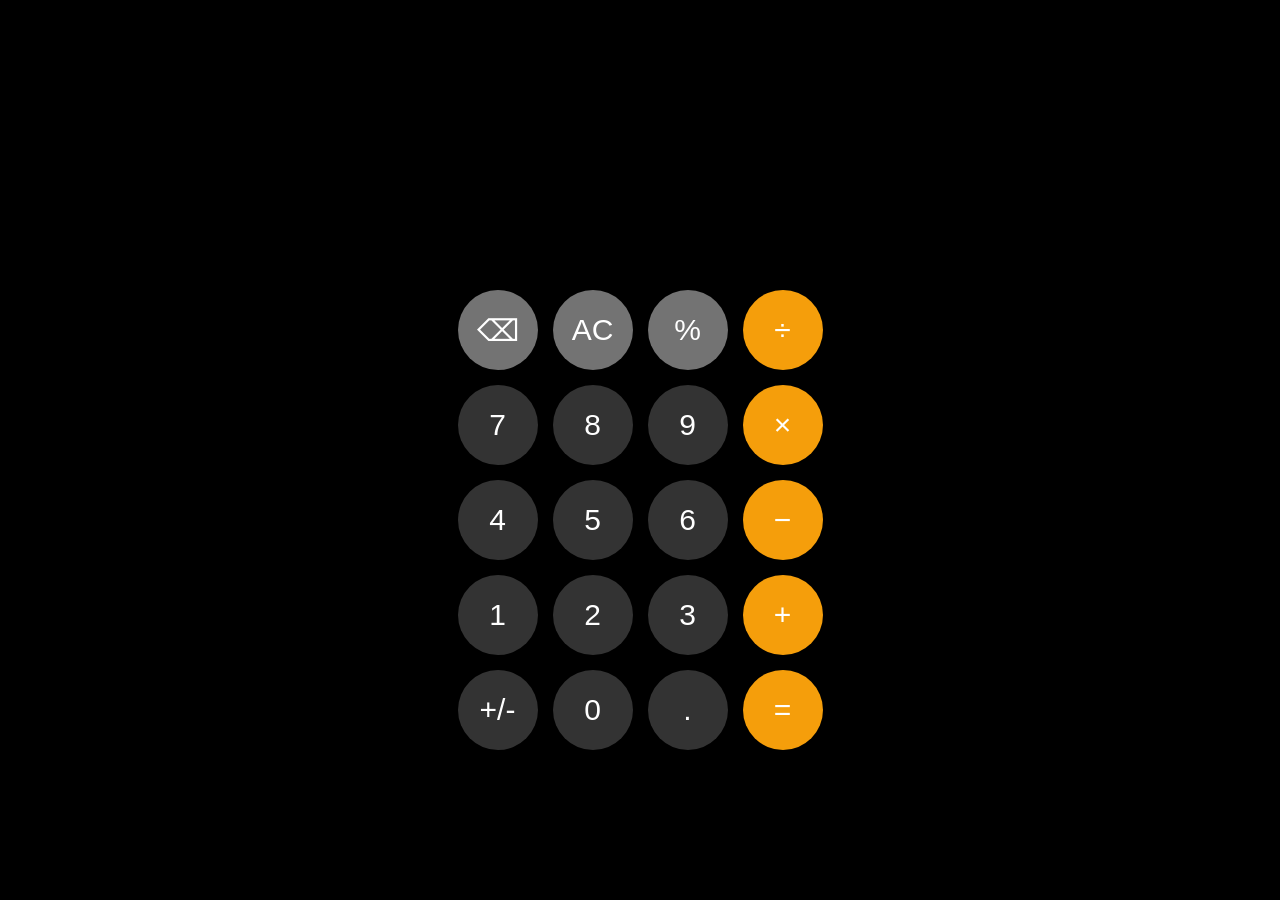
<file: Calculator/index.html>
<!DOCTYPE html>
<html lang="en">

<head>

  <meta charset="UTF-8">

  <meta name="viewport" content="width=device-width, initial-scale=1.0">

  <title>Modern Calculator</title>

  <link rel="stylesheet" href="style.css">

</head>

<body>

  <div class="calculator">

    <input type="text" id="display" readonly>

    <div class="buttons">

      <button class="top-btn" onclick="deleteLast()">⌫</button>

      <button class="top-btn" onclick="clearDisplay()">AC</button>

      <button class="top-btn" onclick="appendValue('%')">%</button>

      <button class="operator" onclick="appendValue('/')">÷</button>

      <button onclick="appendValue('7')">7</button>

      <button onclick="appendValue('8')">8</button>

      <button onclick="appendValue('9')">9</button>

      <button class="operator" onclick="appendValue('*')">×</button>

      <button onclick="appendValue('4')">4</button>

      <button onclick="appendValue('5')">5</button>

      <button onclick="appendValue('6')">6</button>

      <button class="operator" onclick="appendValue('-')">−</button>

      <button onclick="appendValue('1')">1</button>

      <button onclick="appendValue('2')">2</button>

      <button onclick="appendValue('3')">3</button>

      <button class="operator" onclick="appendValue('+')">+</button>

     <button onclick="toggleSign()">+/-</button>

<button onclick="appendValue('0')">0</button>

<button onclick="appendValue('.')">.</button>

<button class="operator equal" onclick="calculate()">=</button>

    </div>

  </div>

  <script src="script.js"></script>

</body>

</html>
</file>
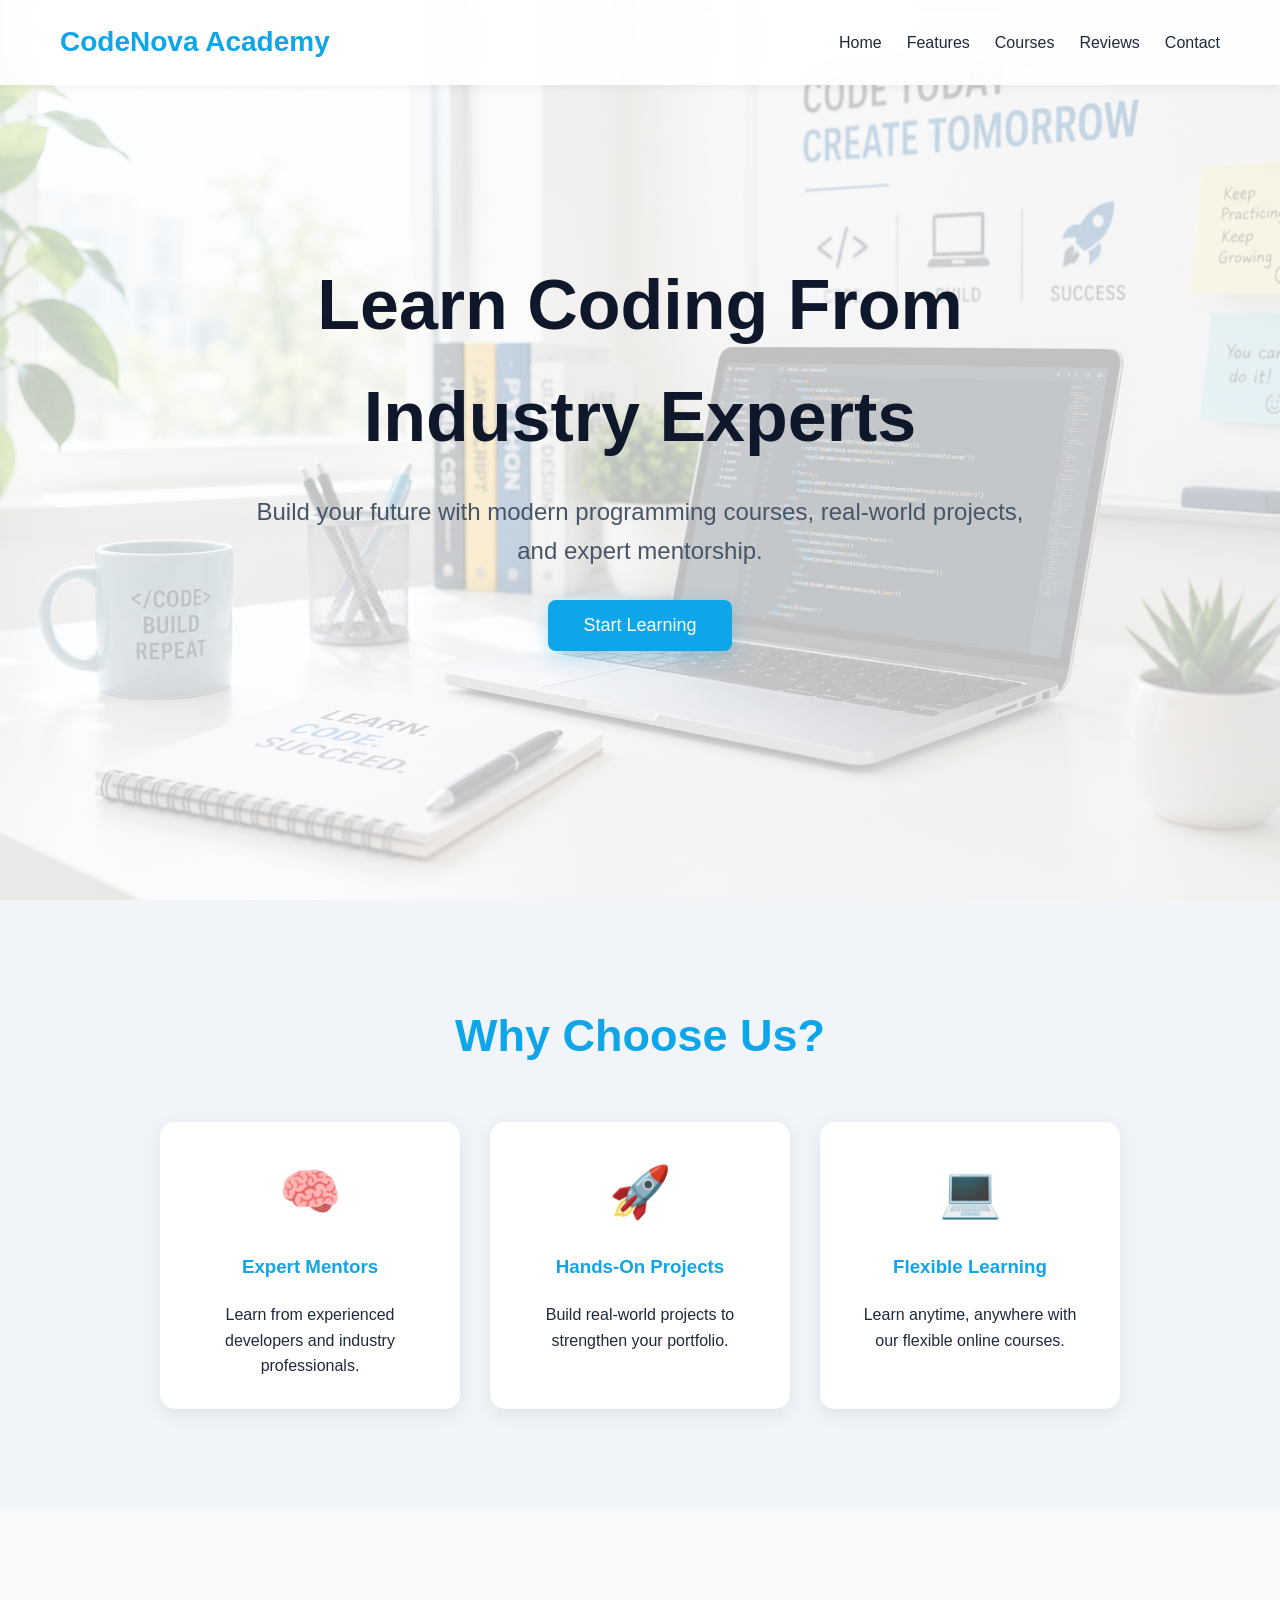
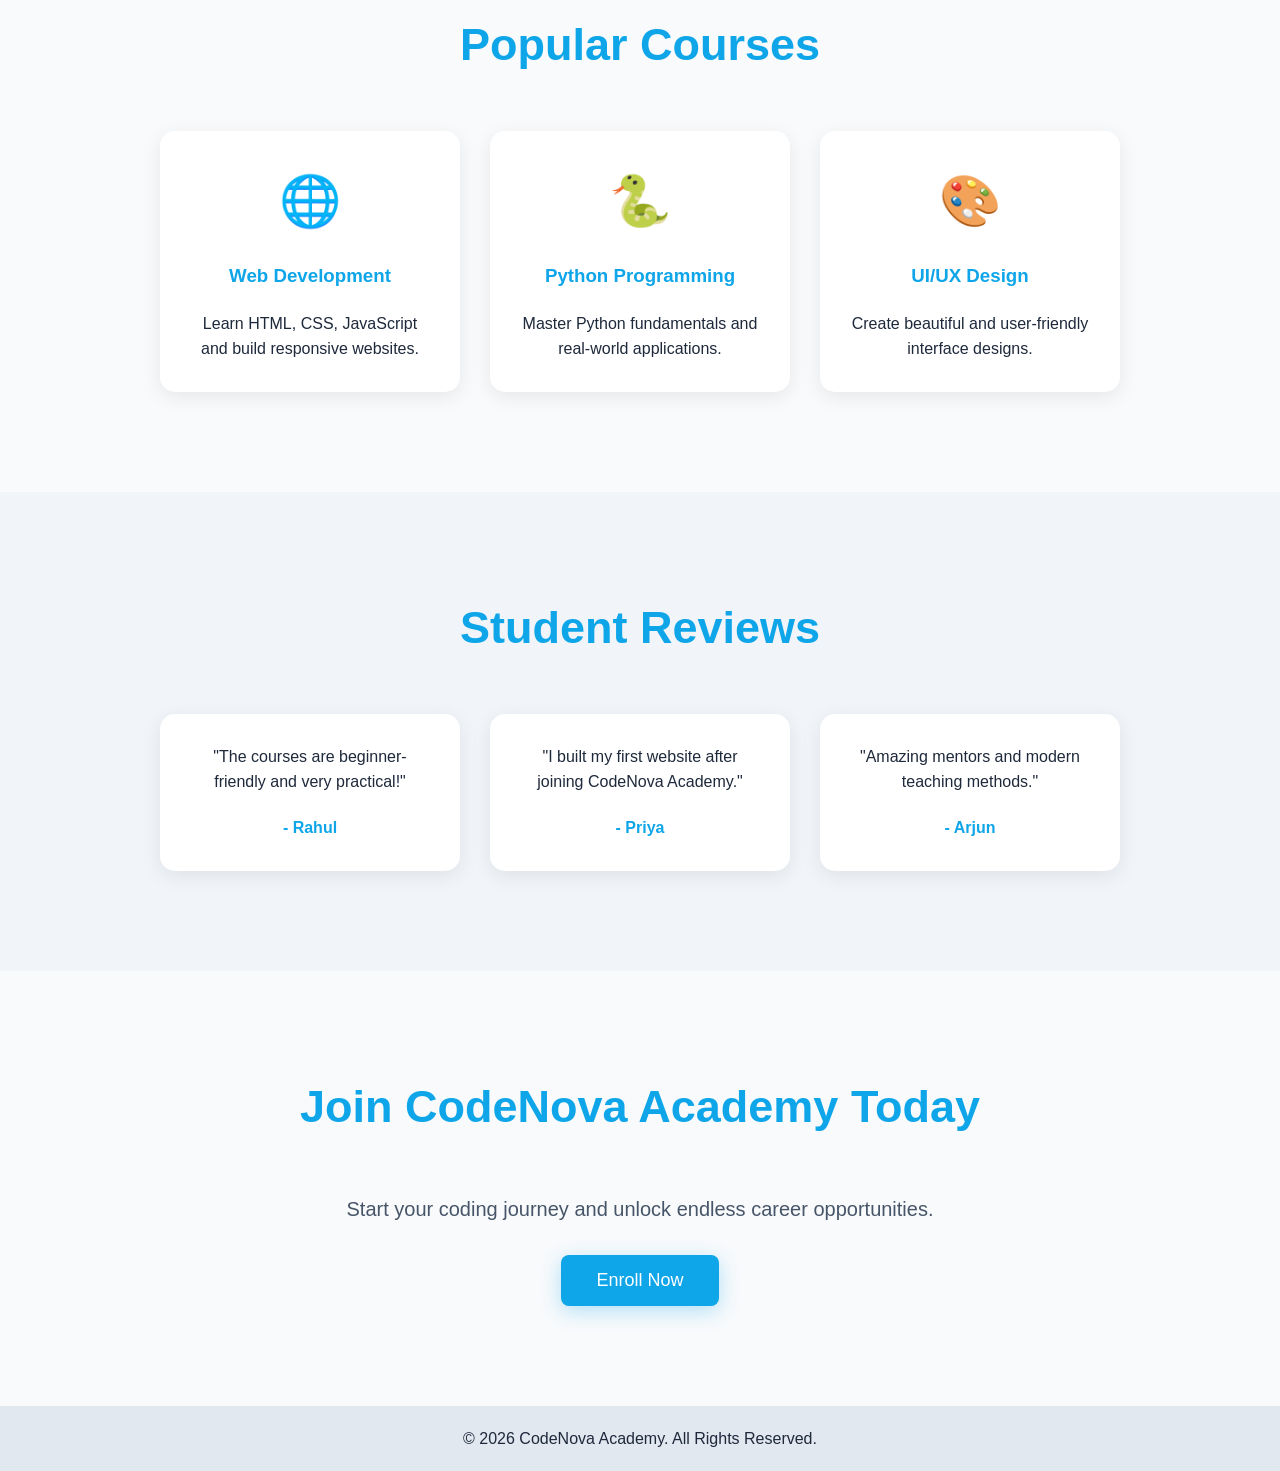
<file: Landing-Page/index.html>
<!DOCTYPE html>
<html lang="en">

<head>

  <meta charset="UTF-8">

  <meta name="viewport" content="width=device-width, initial-scale=1.0">

  <title>CodeNova Academy</title>

  <link rel="stylesheet" href="style.css">

</head>

<body>

  <!-- Navbar -->

  <header>

    <nav>

      <h1 class="logo">CodeNova Academy</h1>

      <ul>

        <li><a href="#">Home</a></li>
        <li><a href="#features">Features</a></li>
        <li><a href="#courses">Courses</a></li>
        <li><a href="#testimonials">Reviews</a></li>
        <li><a href="#contact">Contact</a></li>

      </ul>

    </nav>

  </header>

  <!-- Hero Section -->

  <section class="hero">

    <div class="hero-content">

      <h2>Learn Coding From Industry Experts</h2>

      <p>
        Build your future with modern programming courses,
        real-world projects, and expert mentorship.
      </p>

      <button>Start Learning</button>

    </div>

  </section>

  <!-- Features Section -->

  <section class="features" id="features">

    <h2>Why Choose Us?</h2>

    <div class="feature-container">

      <div class="feature-card">

        <div class="icon">🧠</div>

        <h3>Expert Mentors</h3>

        <p>
          Learn from experienced developers and industry professionals.
        </p>

      </div>

      <div class="feature-card">

        <div class="icon">🚀</div>

        <h3>Hands-On Projects</h3>

        <p>
          Build real-world projects to strengthen your portfolio.
        </p>

      </div>

      <div class="feature-card">

        <div class="icon">💻</div>

        <h3>Flexible Learning</h3>

        <p>
          Learn anytime, anywhere with our flexible online courses.
        </p>

      </div>

    </div>

  </section>

  <!-- Courses Section -->

  <section class="courses" id="courses">

    <h2>Popular Courses</h2>

    <div class="course-container">

      <div class="course-card">

        <div class="icon">🌐</div>

        <h3>Web Development</h3>

        <p>
          Learn HTML, CSS, JavaScript and build responsive websites.
        </p>

      </div>

      <div class="course-card">

        <div class="icon">🐍</div>

        <h3>Python Programming</h3>

        <p>
          Master Python fundamentals and real-world applications.
        </p>

      </div>

      <div class="course-card">

        <div class="icon">🎨</div>

        <h3>UI/UX Design</h3>

        <p>
          Create beautiful and user-friendly interface designs.
        </p>

      </div>

    </div>

  </section>

  <!-- Testimonials -->

  <section class="testimonials" id="testimonials">

    <h2>Student Reviews</h2>

    <div class="testimonial-container">

      <div class="testimonial-card">

        <p>
          "The courses are beginner-friendly and very practical!"
        </p>

        <h4>- Rahul</h4>

      </div>

      <div class="testimonial-card">

        <p>
          "I built my first website after joining CodeNova Academy."
        </p>

        <h4>- Priya</h4>

      </div>

      <div class="testimonial-card">

        <p>
          "Amazing mentors and modern teaching methods."
        </p>

        <h4>- Arjun</h4>

      </div>

    </div>

  </section>

  <!-- Contact Section -->

  <section class="contact" id="contact">

    <h2>Join CodeNova Academy Today</h2>

    <p>
      Start your coding journey and unlock endless career opportunities.
    </p>

    <button>Enroll Now</button>

  </section>

  <!-- Footer -->

  <footer>

    <p>
      © 2026 CodeNova Academy. All Rights Reserved.
    </p>

  </footer>

</body>

</html>
</file>
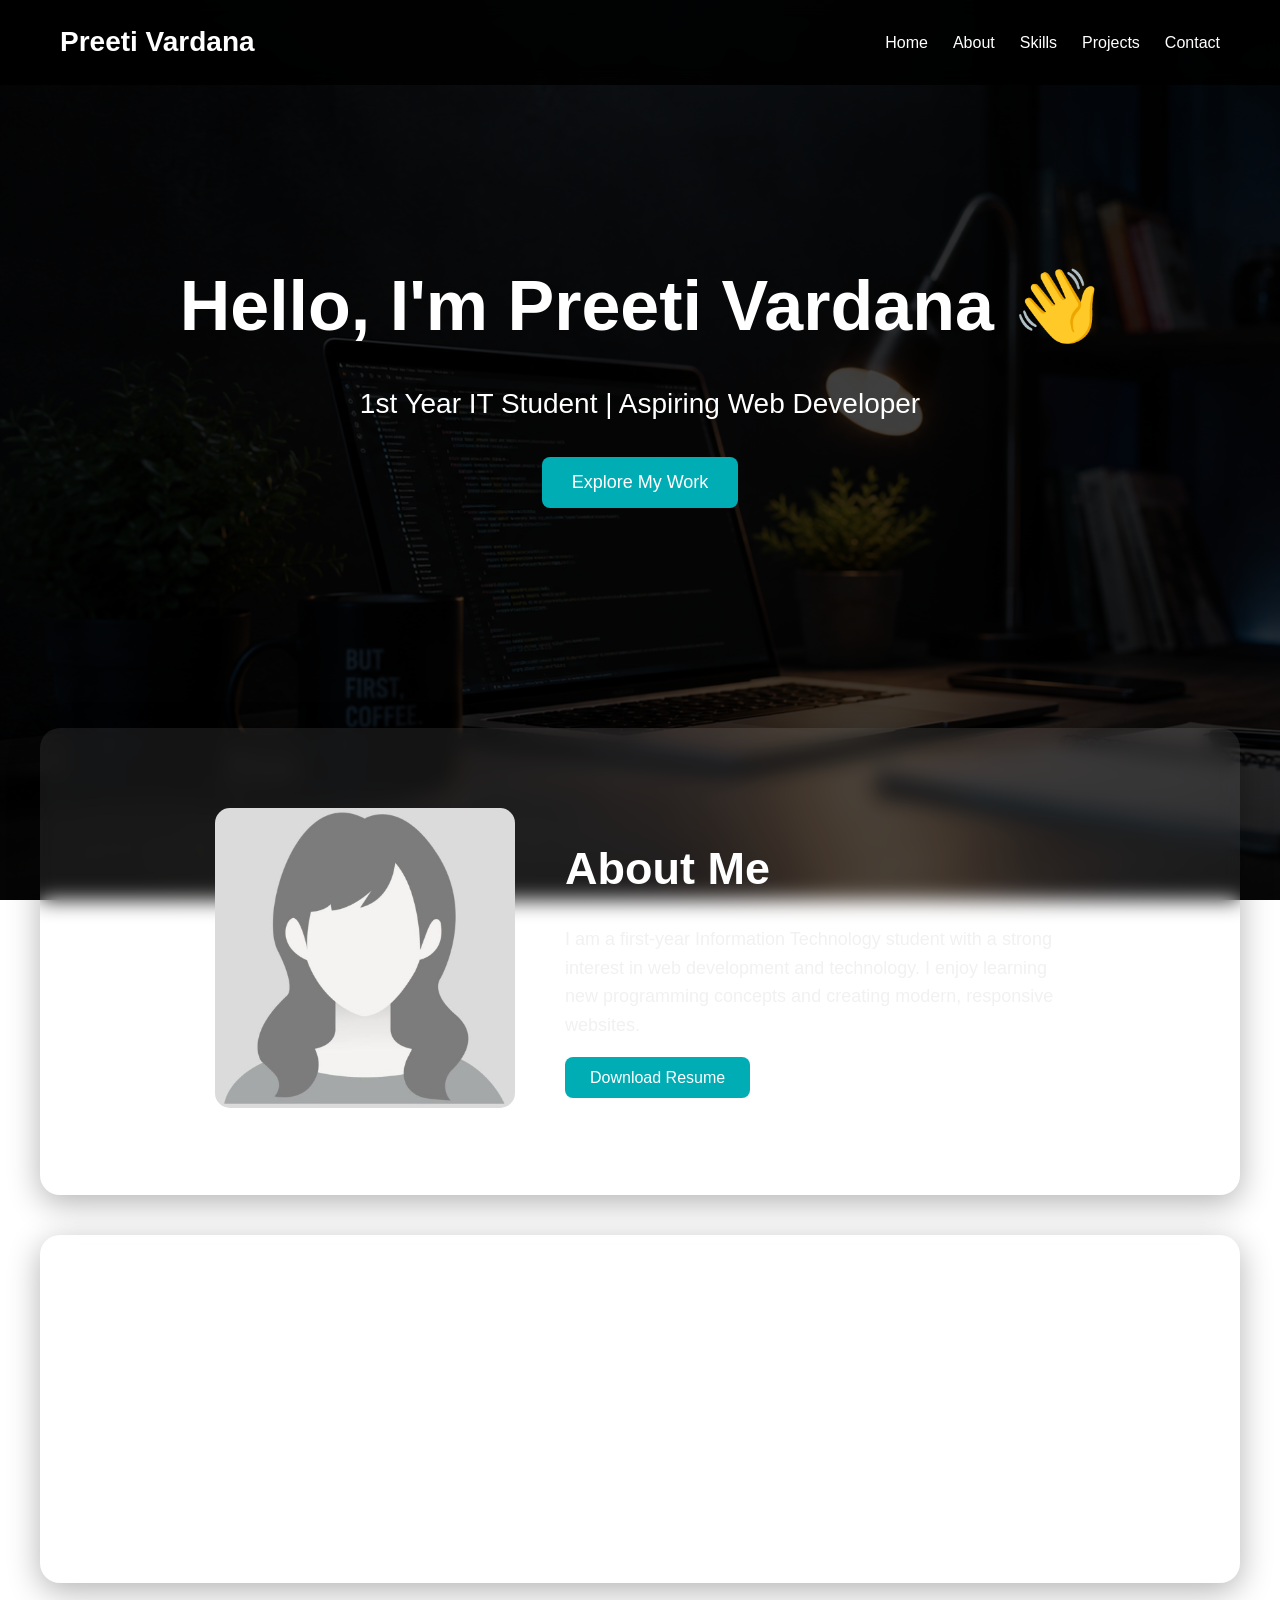
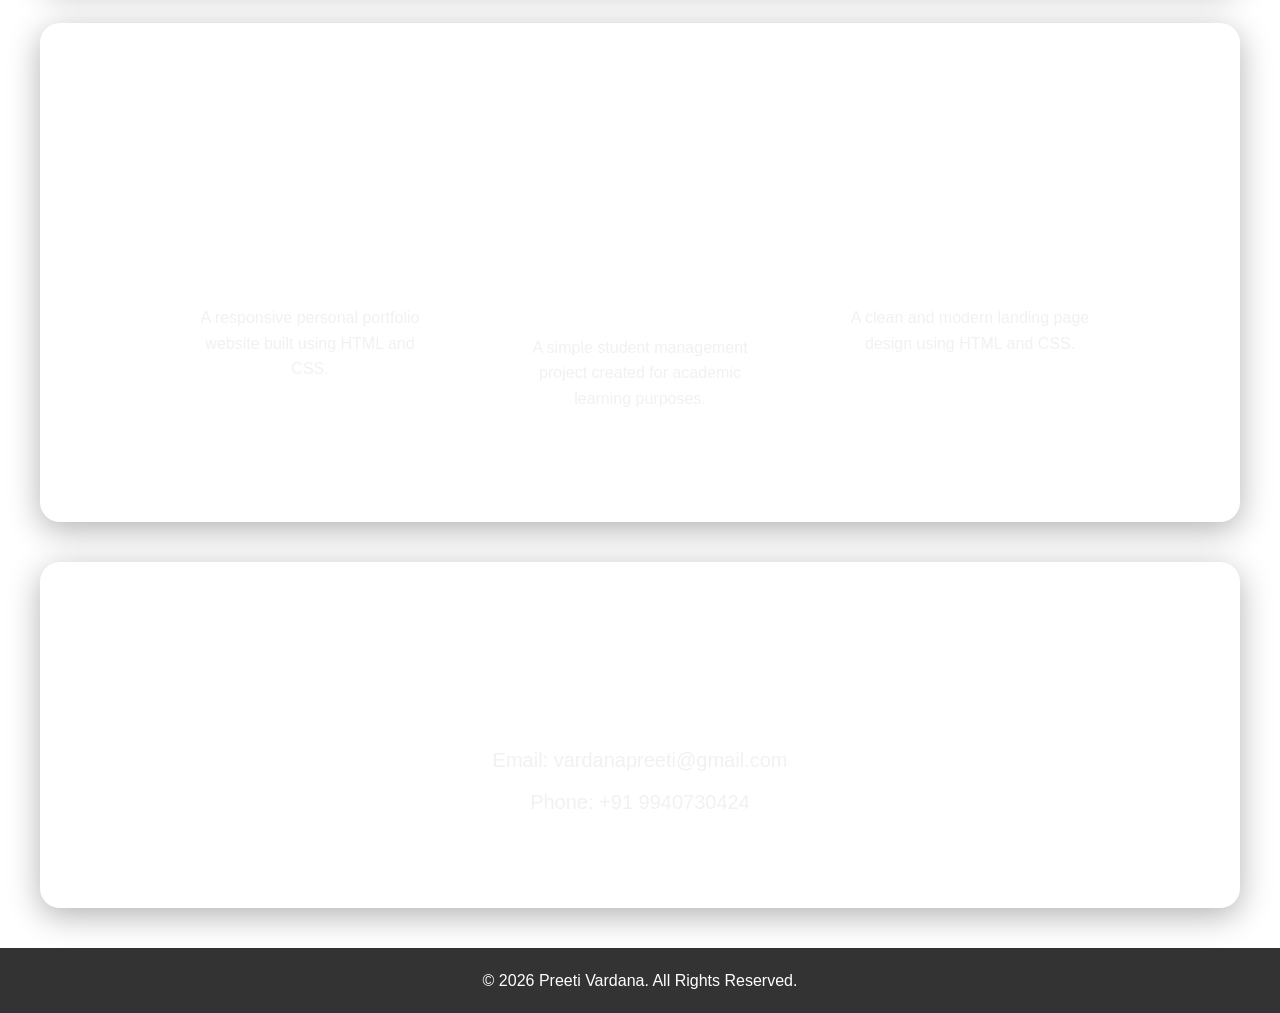
<file: Portfolio-Website/index.html>
<!DOCTYPE html>
<html lang="en">

<head>

  <meta charset="UTF-8">

  <meta name="viewport" content="width=device-width, initial-scale=1.0">

  <title>Portfolio Website</title>

  <link rel="stylesheet" href="style.css">

</head>

<body>

  <!-- Header Section -->

  <header>

    <nav>

      <h1 class="logo">Preeti Vardana</h1>

      <ul>

        <li><a href="#">Home</a></li>
        <li><a href="#about">About</a></li>
        <li><a href="#skills">Skills</a></li>
        <li><a href="#projects">Projects</a></li>
        <li><a href="#contact">Contact</a></li>

      </ul>

    </nav>

    <!-- Hero Section -->

    <div class="hero">

      <h2>Hello, I'm Preeti Vardana 👋</h2>

      <p>
        1st Year IT Student | Aspiring Web Developer
      </p>

      <button>Explore My Work</button>

    </div>

  </header>

  <!-- About Section -->

  <section class="about" id="about">

    <div class="about-image">

      <img src="images/Profile.jpg" alt="Profile Image">

    </div>

    <div class="about-content">

      <h2>About Me</h2>

      <p>
        I am a first-year Information Technology student with
        a strong interest in web development and technology.
        I enjoy learning new programming concepts and creating
        modern, responsive websites.
      </p>

      <a href="resume.pdf" download>
        Download Resume
      </a>

    </div>

  </section>

  <!-- Skills Section -->

  <section class="skills" id="skills">

    <h2>My Skills</h2>

    <div class="skill-box">

      <div class="card">HTML</div>
      <div class="card">CSS</div>
      <div class="card">JavaScript</div>
      <div class="card">C Programming</div>
      <div class="card">Python</div>
      <div class="card">Problem Solving</div>

    </div>

  </section>

  <!-- Projects Section -->

  <section class="projects" id="projects">

    <h2>Projects</h2>

    <div class="project-container">

      <div class="project-card">

        <h3>Portfolio Website</h3>

        <p>
          A responsive personal portfolio website built using
          HTML and CSS.
        </p>

      </div>

      <div class="project-card">

        <h3>Student Management System</h3>

        <p>
          A simple student management project created for
          academic learning purposes.
        </p>

      </div>

      <div class="project-card">

        <h3>Landing Page Design</h3>

        <p>
          A clean and modern landing page design using
          HTML and CSS.
        </p>

      </div>

    </div>

  </section>

  <!-- Contact Section -->

  <section class="contact" id="contact">

    <h2>Contact Me</h2>

    <p>Email: vardanapreeti@gmail.com</p>

    <p>Phone: +91 9940730424</p>

  </section>

  <!-- Footer -->

  <footer>

    <p>
      © 2026 Preeti Vardana. All Rights Reserved.
    </p>

  </footer>

</body>

</html>
</file>
<file: Calculator/style.css>
* {

  margin: 0;

  padding: 0;

  box-sizing: border-box;

  font-family: Arial, sans-serif;
}

body {

  height: 100vh;

  display: flex;

  justify-content: center;

  align-items: center;

  background: black;
}

.calculator {

  width: 380px;

  padding: 20px;
}

#display {

  width: 100%;

  height: 120px;

  border: none;

  outline: none;

  background: black;

  color: white;

  text-align: right;

  font-size: 70px;

  padding: 20px;

  margin-bottom: 20px;
}

.buttons {

  display: grid;

  grid-template-columns: repeat(4, 80px);

  grid-auto-rows: 80px;

  gap: 15px;

  justify-content: center;
}

button {

  width: 80px;

  height: 80px;

  border: none;

  border-radius: 50%;

  font-size: 30px;

  cursor: pointer;

  background: #333333;

  color: white;

  transition: 0.3s;
}

button:hover {

  transform: scale(1.05);
}

.operator {

  background: #f59e0b;
}

.operator:hover {

  background: #d97706;
}

.top-btn {

  background: #737373;
}

.top-btn:hover {

  background: #525252;
}

.equal {

  grid-row: auto;

  width: 80px;

  height: 80px;

  border-radius: 50%;
}

@media screen and (max-width: 450px) {

  .calculator {

    width: 100%;

    padding: 15px;
  }

  .buttons {

    grid-template-columns: repeat(4, 70px);

    grid-auto-rows: 70px;
  }

  button {

    width: 70px;

    height: 70px;

    font-size: 26px;
  }

  .equal {

    width: 70px;

    height: 70px;
  }

  #display {

    font-size: 55px;
  }

}
</file>
<file: Landing-Page/style.css>
html {
  scroll-behavior: smooth;
}

* {
  margin: 0;
  padding: 0;
  box-sizing: border-box;
}

body {

  font-family: Arial, sans-serif;

  line-height: 1.6;

  background-color: #f8fafc;

  color: #1e293b;
}

/* Navbar */

nav {

  display: flex;

  justify-content: space-between;

  align-items: center;

  padding: 20px 60px;

  background-color: rgba(255,255,255,0.9);

  position: fixed;

  width: 100%;

  top: 0;

  left: 0;

  z-index: 1000;

  backdrop-filter: blur(10px);

  box-shadow: 0 2px 10px rgba(0,0,0,0.05);
}

.logo {

  font-size: 28px;

  font-weight: bold;

  color: #0ea5e9;
}

nav ul {

  display: flex;

  gap: 25px;

  list-style: none;
}

nav a {

  color: #1e293b;

  text-decoration: none;

  transition: 0.3s;

  padding-bottom: 5px;
}

nav a:hover {

  color: #0ea5e9;

  border-bottom: 2px solid #0ea5e9;
}

/* Hero Section */

.hero {

  height: 100vh;

  background:
    linear-gradient(
      rgba(255,255,255,0.75),
      rgba(255,255,255,0.75)
    ),
    url("images/background.jpg");

  background-size: cover;

  background-position: center;

  display: flex;

  justify-content: center;

  align-items: center;

  text-align: center;

  padding: 20px;
}

.hero-content {

  max-width: 800px;
}

.hero h2 {

  font-size: 70px;

  margin-bottom: 20px;

  color: #0f172a;
}

.hero p {

  font-size: 24px;

  margin-bottom: 30px;

  color: #475569;
}

.hero button {

  padding: 15px 35px;

  border: none;

  background-color: #0ea5e9;

  color: white;

  font-size: 18px;

  border-radius: 8px;

  cursor: pointer;

  transition: 0.3s;

  box-shadow: 0 5px 20px rgba(14,165,233,0.3);
}

.hero button:hover {

  background-color: #0284c7;

  transform: scale(1.05);
}

/* Shared Section Styling */

.features,
.courses,
.testimonials,
.contact {

  padding: 100px 50px;

  text-align: center;
}

.features,
.testimonials {

  background-color: #f1f5f9;
}

.features h2,
.courses h2,
.testimonials h2,
.contact h2 {

  font-size: 45px;

  margin-bottom: 50px;

  color: #0ea5e9;
}

/* Feature Cards */

.feature-container {

  display: flex;

  justify-content: center;

  gap: 30px;

  flex-wrap: wrap;
}

.feature-card {

  background: white;

  padding: 30px;

  width: 300px;

  border-radius: 15px;

  box-shadow: 0 5px 20px rgba(0,0,0,0.08);

  transition: 0.3s;
}

.feature-card:hover {

  transform: translateY(-10px) scale(1.03);
}

.feature-card h3 {

  margin-bottom: 20px;

  color: #0ea5e9;
}

/* Courses */

.course-container {

  display: flex;

  justify-content: center;

  gap: 30px;

  flex-wrap: wrap;
}

.course-card {

  background: white;

  padding: 30px;

  width: 300px;

  border-radius: 15px;

  box-shadow: 0 5px 20px rgba(0,0,0,0.08);

  transition: 0.3s;
}

.course-card:hover {

  transform: translateY(-10px) scale(1.03);
}

.course-card h3 {

  margin-bottom: 20px;

  color: #0ea5e9;
}

/* Testimonials */

.testimonial-container {

  display: flex;

  justify-content: center;

  gap: 30px;

  flex-wrap: wrap;
}

.testimonial-card {

  background: white;

  width: 300px;

  padding: 30px;

  border-radius: 15px;

  box-shadow: 0 5px 20px rgba(0,0,0,0.08);

  transition: 0.3s;
}

.testimonial-card:hover {

  transform: translateY(-10px) scale(1.03);
}

.testimonial-card h4 {

  margin-top: 20px;

  color: #0ea5e9;
}

/* Icons */

.icon {

  font-size: 50px;

  margin-bottom: 20px;
}

/* Contact Section */

.contact p {

  font-size: 20px;

  margin-bottom: 30px;

  color: #475569;
}

.contact button {

  padding: 15px 35px;

  border: none;

  background-color: #0ea5e9;

  color: white;

  font-size: 18px;

  border-radius: 8px;

  cursor: pointer;

  transition: 0.3s;

  box-shadow: 0 5px 20px rgba(14,165,233,0.3);
}

.contact button:hover {

  background-color: #0284c7;

  transform: scale(1.05);
}

/* Footer */

footer {

  background-color: #e2e8f0;

  text-align: center;

  padding: 20px;

  color: #1e293b;
}

/* Responsive Design */

@media screen and (max-width: 768px) {

  nav {

    flex-direction: column;

    gap: 15px;
  }

  nav ul {

    flex-direction: column;

    text-align: center;
  }

  .hero h2 {

    font-size: 45px;
  }

  .hero p {

    font-size: 18px;
  }

}
</file>
<file: Portfolio-Website/style.css>
html {
  scroll-behavior: smooth;
}

* {
  margin: 0;
  padding: 0;
  box-sizing: border-box;
}

body {

  font-family: Arial, sans-serif;

  line-height: 1.6;

  background:
    linear-gradient(
      rgba(0,0,0,0.75),
      rgba(0,0,0,0.75)
    ),
    url("images/background.jpg");

  background-size: cover;

  background-attachment: fixed;

  color: white;
}

/* Navbar */

nav {

  background-color: rgba(0,0,0,0.85);

  display: flex;

  justify-content: space-between;

  align-items: center;

  padding: 20px 60px;

  position: fixed;

  width: 100%;

  top: 0;

  left: 0;

  z-index: 1000;

  backdrop-filter: blur(10px);
}

.logo {
  font-size: 28px;
}

nav ul {

  display: flex;

  list-style: none;

  gap: 25px;
}

nav a {

  color: white;

  text-decoration: none;

  transition: 0.3s;
}

nav a:hover {
  color: #00adb5;
}

/* Hero Section */

.hero {

  text-align: center;

  padding: 250px 20px 180px;
}

.hero h2 {

  font-size: 70px;

  margin-bottom: 20px;
}

.hero p {

  font-size: 28px;

  margin-bottom: 30px;
}

.hero button {

  padding: 15px 30px;

  border: none;

  background-color: #00adb5;

  color: white;

  font-size: 18px;

  border-radius: 8px;

  cursor: pointer;

  transition: 0.3s;
}

.hero button:hover {

  background-color: #008891;

  transform: scale(1.05);
}

/* Shared Section Style */

.about,
.skills,
.projects,
.contact {

  background: rgba(255, 255, 255, 0.08);

  backdrop-filter: blur(10px);

  border-radius: 20px;

  margin: 40px;

  padding: 80px 40px;

  box-shadow: 0 8px 32px rgba(0,0,0,0.3);
}

/* About Section */

.about {

  display: flex;

  justify-content: center;

  align-items: center;

  gap: 50px;

  flex-wrap: wrap;
}

.about img {

  width: 300px;

  height: 300px;

  object-fit: cover;

  border-radius: 15px;
}

.about-content {

  max-width: 500px;
}

.about-content h2 {

  font-size: 45px;

  margin-bottom: 20px;
}

.about-content p {

  font-size: 18px;

  margin-bottom: 25px;

  color: #f1f1f1;
}

.about-content a {

  background-color: #00adb5;

  color: white;

  padding: 12px 25px;

  text-decoration: none;

  border-radius: 8px;

  transition: 0.3s;
}

.about-content a:hover {

  background-color: #008891;
}

/* Skills Section */

.skills {

  text-align: center;
}

.skills h2 {

  font-size: 45px;

  margin-bottom: 50px;
}

.skill-box {

  display: flex;

  justify-content: center;

  gap: 25px;

  flex-wrap: wrap;
}

.card {

  background-color: rgba(255,255,255,0.12);

  color: white;

  padding: 20px 40px;

  border-radius: 12px;

  backdrop-filter: blur(5px);

  transition: 0.3s;

  font-weight: bold;
}

.card:hover {

  transform: translateY(-8px);

  background-color: #00adb5;
}

/* Projects Section */

.projects {

  text-align: center;
}

.projects h2 {

  font-size: 45px;

  margin-bottom: 50px;
}

.project-container {

  display: flex;

  justify-content: center;

  gap: 30px;

  flex-wrap: wrap;
}

.project-card {

  width: 300px;

  background: rgba(255,255,255,0.1);

  padding: 30px;

  border-radius: 15px;

  transition: 0.3s;
}

.project-card:hover {

  transform: translateY(-8px);

  background-color: rgba(255,255,255,0.18);
}

.project-card h3 {

  margin-bottom: 20px;
}

.project-card p {

  color: #f1f1f1;
}

/* Contact Section */

.contact {

  text-align: center;
}

.contact h2 {

  font-size: 45px;

  margin-bottom: 30px;
}

.contact p {

  font-size: 20px;

  margin-bottom: 10px;

  color: #f1f1f1;
}

/* Footer */

footer {

  background-color: rgba(0,0,0,0.8);

  text-align: center;

  padding: 20px;

  margin-top: 40px;
}

/* Responsive Design */

@media screen and (max-width: 768px) {

  nav {

    flex-direction: column;

    gap: 15px;
  }

  nav ul {

    flex-direction: column;

    text-align: center;
  }

  .hero h2 {

    font-size: 40px;
  }

  .hero p {

    font-size: 20px;
  }

  .about {

    flex-direction: column;

    text-align: center;
  }

  .about img {

    width: 250px;

    height: 250px;
  }

}
</file>
